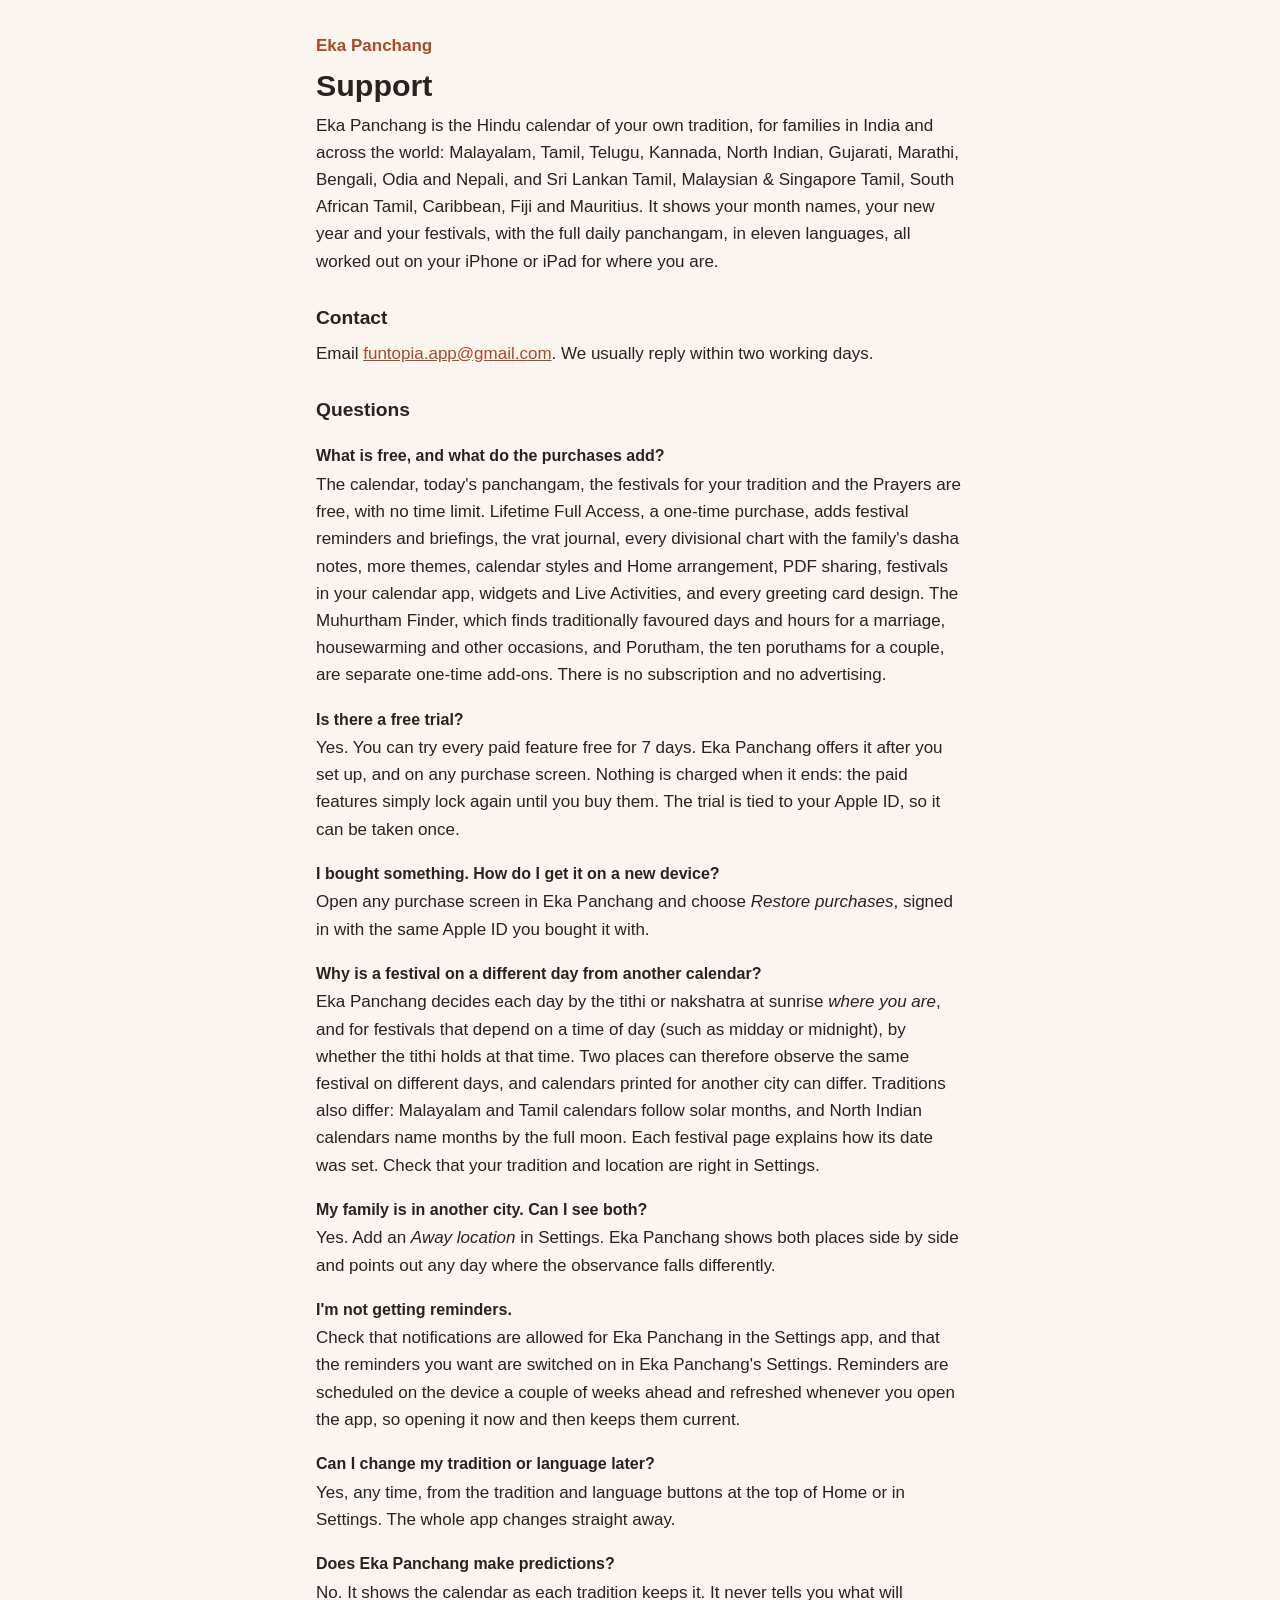
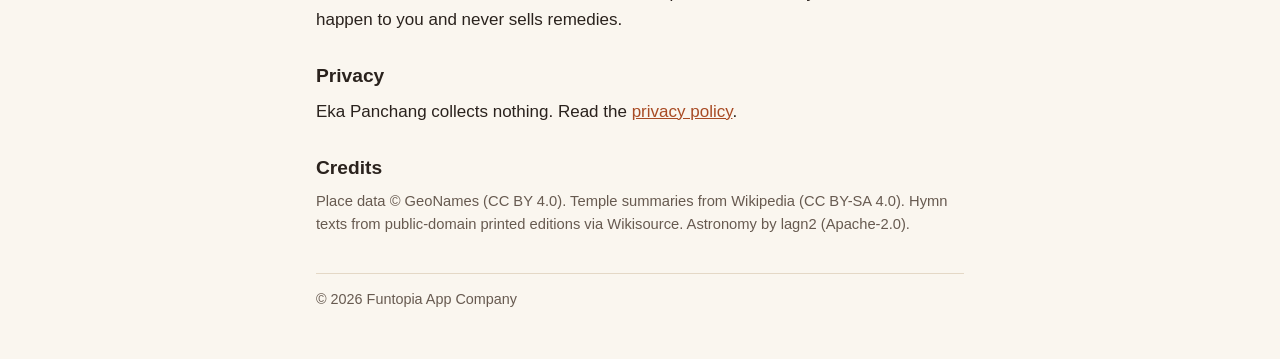
<file: index.html>
<!doctype html>
<html lang="en">
<head>
<meta charset="utf-8">
<meta name="viewport" content="width=device-width, initial-scale=1">
<title>Eka Panchang Support</title>
<link rel="stylesheet" href="style.css">
</head>
<body>
<main>
<p class="brand">Eka Panchang</p>
<h1>Support</h1>
<p>Eka Panchang is the Hindu calendar of your own tradition, for families in India and across the world: Malayalam, Tamil, Telugu, Kannada, North Indian, Gujarati, Marathi, Bengali, Odia and Nepali, and Sri Lankan Tamil, Malaysian &amp; Singapore Tamil, South African Tamil, Caribbean, Fiji and Mauritius. It shows your month names, your new year and your festivals, with the full daily panchangam, in eleven languages, all worked out on your iPhone or iPad for where you are.</p>

<h2>Contact</h2>
<p>Email <a href="mailto:funtopia.app@gmail.com">funtopia.app@gmail.com</a>. We usually reply within two working days.</p>

<h2>Questions</h2>

<h3>What is free, and what do the purchases add?</h3>
<p>The calendar, today's panchangam, the festivals for your tradition and the Prayers are free, with no time limit. Lifetime Full Access, a one-time purchase, adds festival reminders and briefings, the vrat journal, every divisional chart with the family's dasha notes, more themes, calendar styles and Home arrangement, PDF sharing, festivals in your calendar app, widgets and Live Activities, and every greeting card design. The Muhurtham Finder, which finds traditionally favoured days and hours for a marriage, housewarming and other occasions, and Porutham, the ten poruthams for a couple, are separate one-time add-ons. There is no subscription and no advertising.</p>

<h3>Is there a free trial?</h3>
<p>Yes. You can try every paid feature free for 7 days. Eka Panchang offers it after you set up, and on any purchase screen. Nothing is charged when it ends: the paid features simply lock again until you buy them. The trial is tied to your Apple ID, so it can be taken once.</p>

<h3>I bought something. How do I get it on a new device?</h3>
<p>Open any purchase screen in Eka Panchang and choose <em>Restore purchases</em>, signed in with the same Apple ID you bought it with.</p>

<h3>Why is a festival on a different day from another calendar?</h3>
<p>Eka Panchang decides each day by the tithi or nakshatra at sunrise <em>where you are</em>, and for festivals that depend on a time of day (such as midday or midnight), by whether the tithi holds at that time. Two places can therefore observe the same festival on different days, and calendars printed for another city can differ. Traditions also differ: Malayalam and Tamil calendars follow solar months, and North Indian calendars name months by the full moon. Each festival page explains how its date was set. Check that your tradition and location are right in Settings.</p>

<h3>My family is in another city. Can I see both?</h3>
<p>Yes. Add an <em>Away location</em> in Settings. Eka Panchang shows both places side by side and points out any day where the observance falls differently.</p>

<h3>I'm not getting reminders.</h3>
<p>Check that notifications are allowed for Eka Panchang in the Settings app, and that the reminders you want are switched on in Eka Panchang's Settings. Reminders are scheduled on the device a couple of weeks ahead and refreshed whenever you open the app, so opening it now and then keeps them current.</p>

<h3>Can I change my tradition or language later?</h3>
<p>Yes, any time, from the tradition and language buttons at the top of Home or in Settings. The whole app changes straight away.</p>

<h3>Does Eka Panchang make predictions?</h3>
<p>No. It shows the calendar as each tradition keeps it. It never tells you what will happen to you and never sells remedies.</p>

<h2>Privacy</h2>
<p>Eka Panchang collects nothing. Read the <a href="privacy.html">privacy policy</a>.</p>

<h2>Credits</h2>
<p class="muted">Place data © GeoNames (CC BY 4.0). Temple summaries from Wikipedia (CC BY-SA 4.0). Hymn texts from public-domain printed editions via Wikisource. Astronomy by lagn2 (Apache-2.0).</p>

<footer>© 2026 Funtopia App Company</footer>
</main>
</body>
</html>
</file>
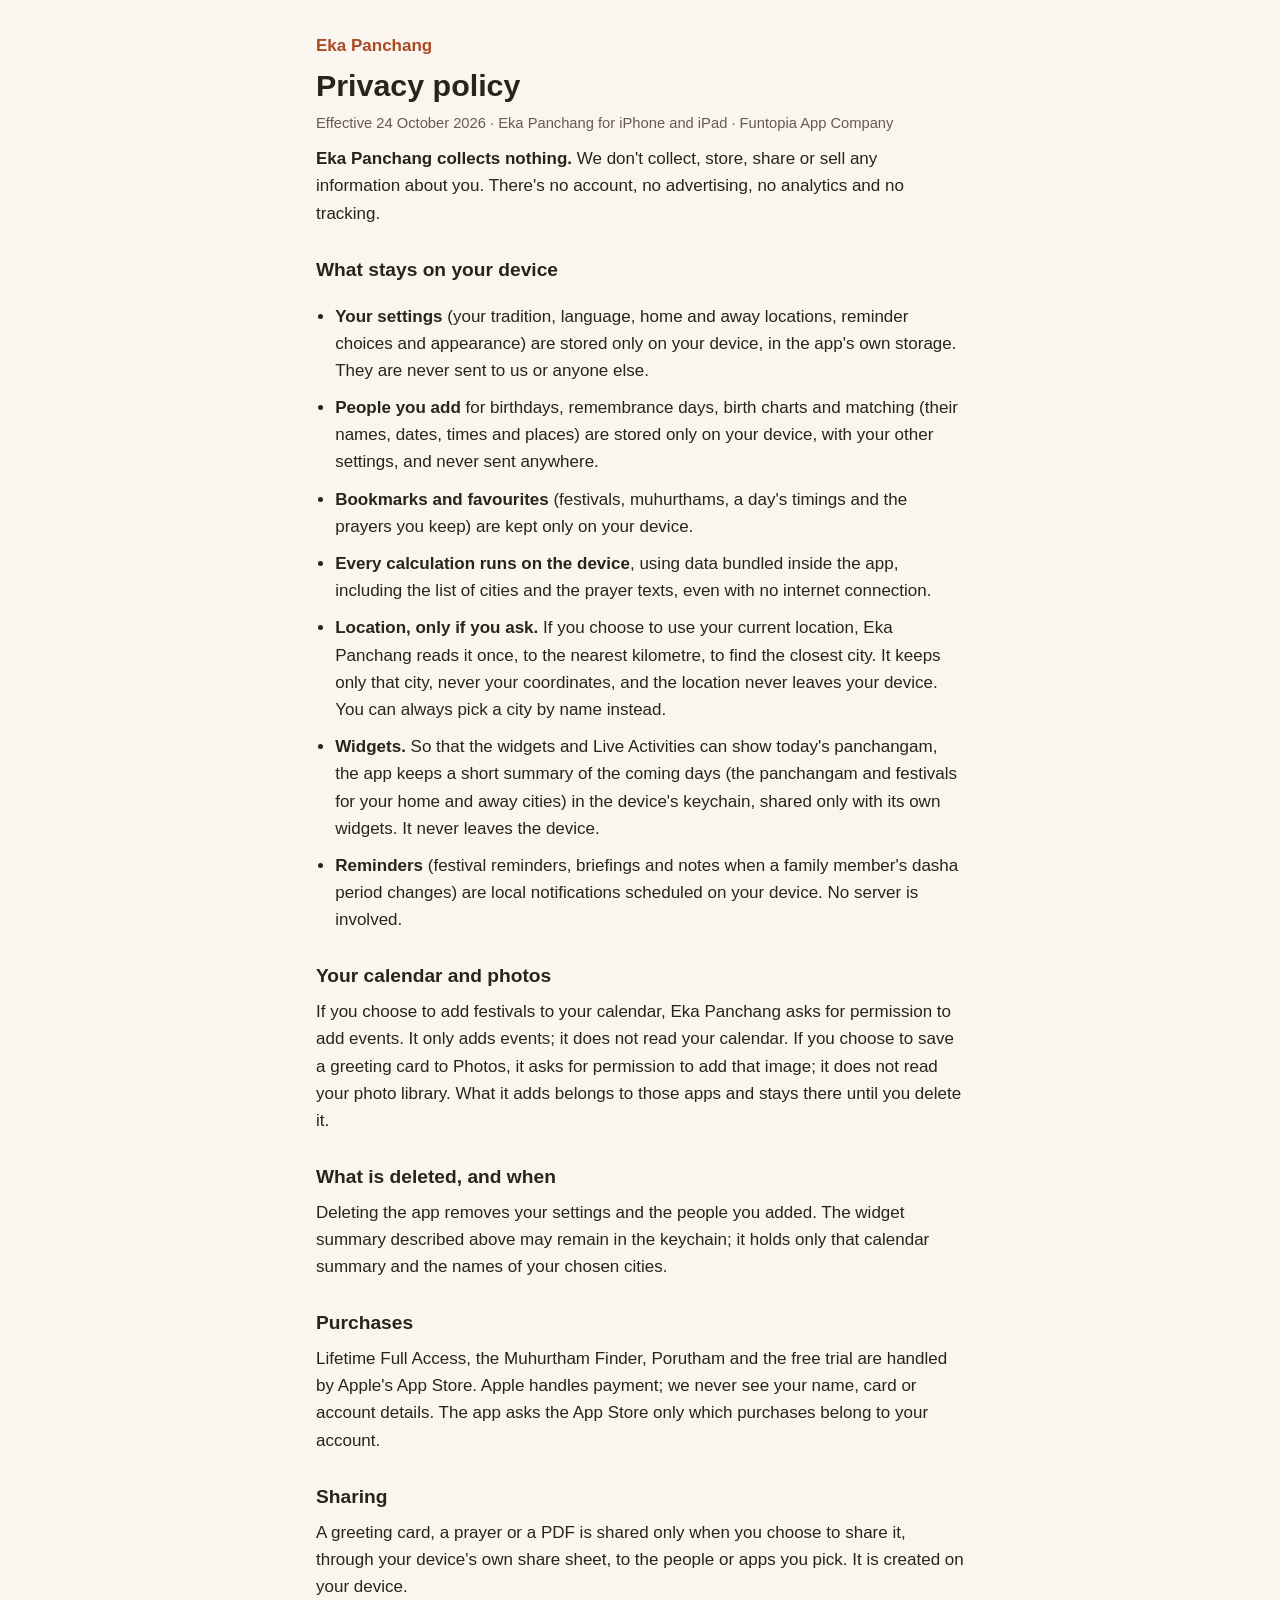
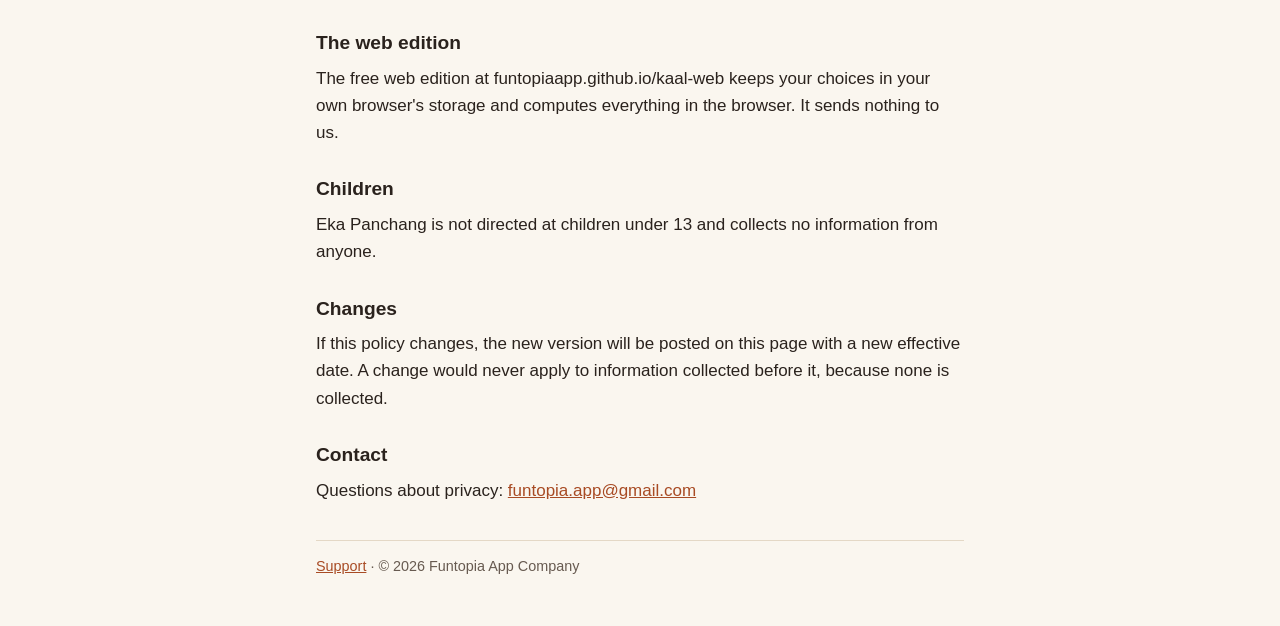
<file: privacy.html>
<!doctype html>
<html lang="en">
<head>
<meta charset="utf-8">
<meta name="viewport" content="width=device-width, initial-scale=1">
<title>Eka Panchang Privacy Policy</title>
<link rel="stylesheet" href="style.css">
</head>
<body>
<main>
<p class="brand"><a href="./">Eka Panchang</a></p>
<h1>Privacy policy</h1>
<p class="muted">Effective 24 October 2026 · Eka Panchang for iPhone and iPad · Funtopia App Company</p>

<p><strong>Eka Panchang collects nothing.</strong> We don't collect, store, share or sell any information about you. There's no account, no advertising, no analytics and no tracking.</p>

<h2>What stays on your device</h2>
<ul>
  <li><strong>Your settings</strong> (your tradition, language, home and away locations, reminder choices and appearance) are stored only on your device, in the app's own storage. They are never sent to us or anyone else.</li>
  <li><strong>People you add</strong> for birthdays, remembrance days, birth charts and matching (their names, dates, times and places) are stored only on your device, with your other settings, and never sent anywhere.</li>
  <li><strong>Bookmarks and favourites</strong> (festivals, muhurthams, a day's timings and the prayers you keep) are kept only on your device.</li>
  <li><strong>Every calculation runs on the device</strong>, using data bundled inside the app, including the list of cities and the prayer texts, even with no internet connection.</li>
  <li><strong>Location, only if you ask.</strong> If you choose to use your current location, Eka Panchang reads it once, to the nearest kilometre, to find the closest city. It keeps only that city, never your coordinates, and the location never leaves your device. You can always pick a city by name instead.</li>
  <li><strong>Widgets.</strong> So that the widgets and Live Activities can show today's panchangam, the app keeps a short summary of the coming days (the panchangam and festivals for your home and away cities) in the device's keychain, shared only with its own widgets. It never leaves the device.</li>
  <li><strong>Reminders</strong> (festival reminders, briefings and notes when a family member's dasha period changes) are local notifications scheduled on your device. No server is involved.</li>
</ul>

<h2>Your calendar and photos</h2>
<p>If you choose to add festivals to your calendar, Eka Panchang asks for permission to add events. It only adds events; it does not read your calendar. If you choose to save a greeting card to Photos, it asks for permission to add that image; it does not read your photo library. What it adds belongs to those apps and stays there until you delete it.</p>

<h2>What is deleted, and when</h2>
<p>Deleting the app removes your settings and the people you added. The widget summary described above may remain in the keychain; it holds only that calendar summary and the names of your chosen cities.</p>

<h2>Purchases</h2>
<p>Lifetime Full Access, the Muhurtham Finder, Porutham and the free trial are handled by Apple's App Store. Apple handles payment; we never see your name, card or account details. The app asks the App Store only which purchases belong to your account.</p>

<h2>Sharing</h2>
<p>A greeting card, a prayer or a PDF is shared only when you choose to share it, through your device's own share sheet, to the people or apps you pick. It is created on your device.</p>

<h2>The web edition</h2>
<p>The free web edition at funtopiaapp.github.io/kaal-web keeps your choices in your own browser's storage and computes everything in the browser. It sends nothing to us.</p>

<h2>Children</h2>
<p>Eka Panchang is not directed at children under 13 and collects no information from anyone.</p>

<h2>Changes</h2>
<p>If this policy changes, the new version will be posted on this page with a new effective date. A change would never apply to information collected before it, because none is collected.</p>

<h2>Contact</h2>
<p>Questions about privacy: <a href="mailto:funtopia.app@gmail.com">funtopia.app@gmail.com</a></p>

<footer><a href="./">Support</a> · © 2026 Funtopia App Company</footer>
</main>
</body>
</html>
</file>
<file: style.css>
:root { --bg: #FAF6EF; --text: #2A221D; --muted: #675A50; --accent: #A84B24; --line: #E4D8C6; color-scheme: light dark; }
@media (prefers-color-scheme: dark) {
  :root { --bg: #1E1814; --text: #F2EAE0; --muted: #BFB2A5; --accent: #EFA27E; --line: #3B312A; }
}
* { box-sizing: border-box; }
body { margin: 0; background: var(--bg); color: var(--text); font: 17px/1.6 -apple-system, "Segoe UI", Roboto, "Noto Sans", sans-serif; }
main { max-width: 680px; margin: 0 auto; padding: 32px 16px 48px; }
.brand { font-weight: 750; color: var(--accent); margin: 0 0 8px; }
.brand a { color: inherit; text-decoration: none; }
h1 { font-size: 1.9rem; line-height: 1.2; margin: 0 0 8px; }
h2 { font-size: 1.2rem; margin: 28px 0 6px; }
h3 { font-size: 1rem; margin: 18px 0 2px; }
p, li { margin: 0 0 10px; }
ul { padding-left: 1.2rem; }
a { color: var(--accent); }
.muted { color: var(--muted); font-size: .92rem; }
footer { margin-top: 36px; padding-top: 14px; border-top: 1px solid var(--line); color: var(--muted); font-size: .9rem; }
</file>
